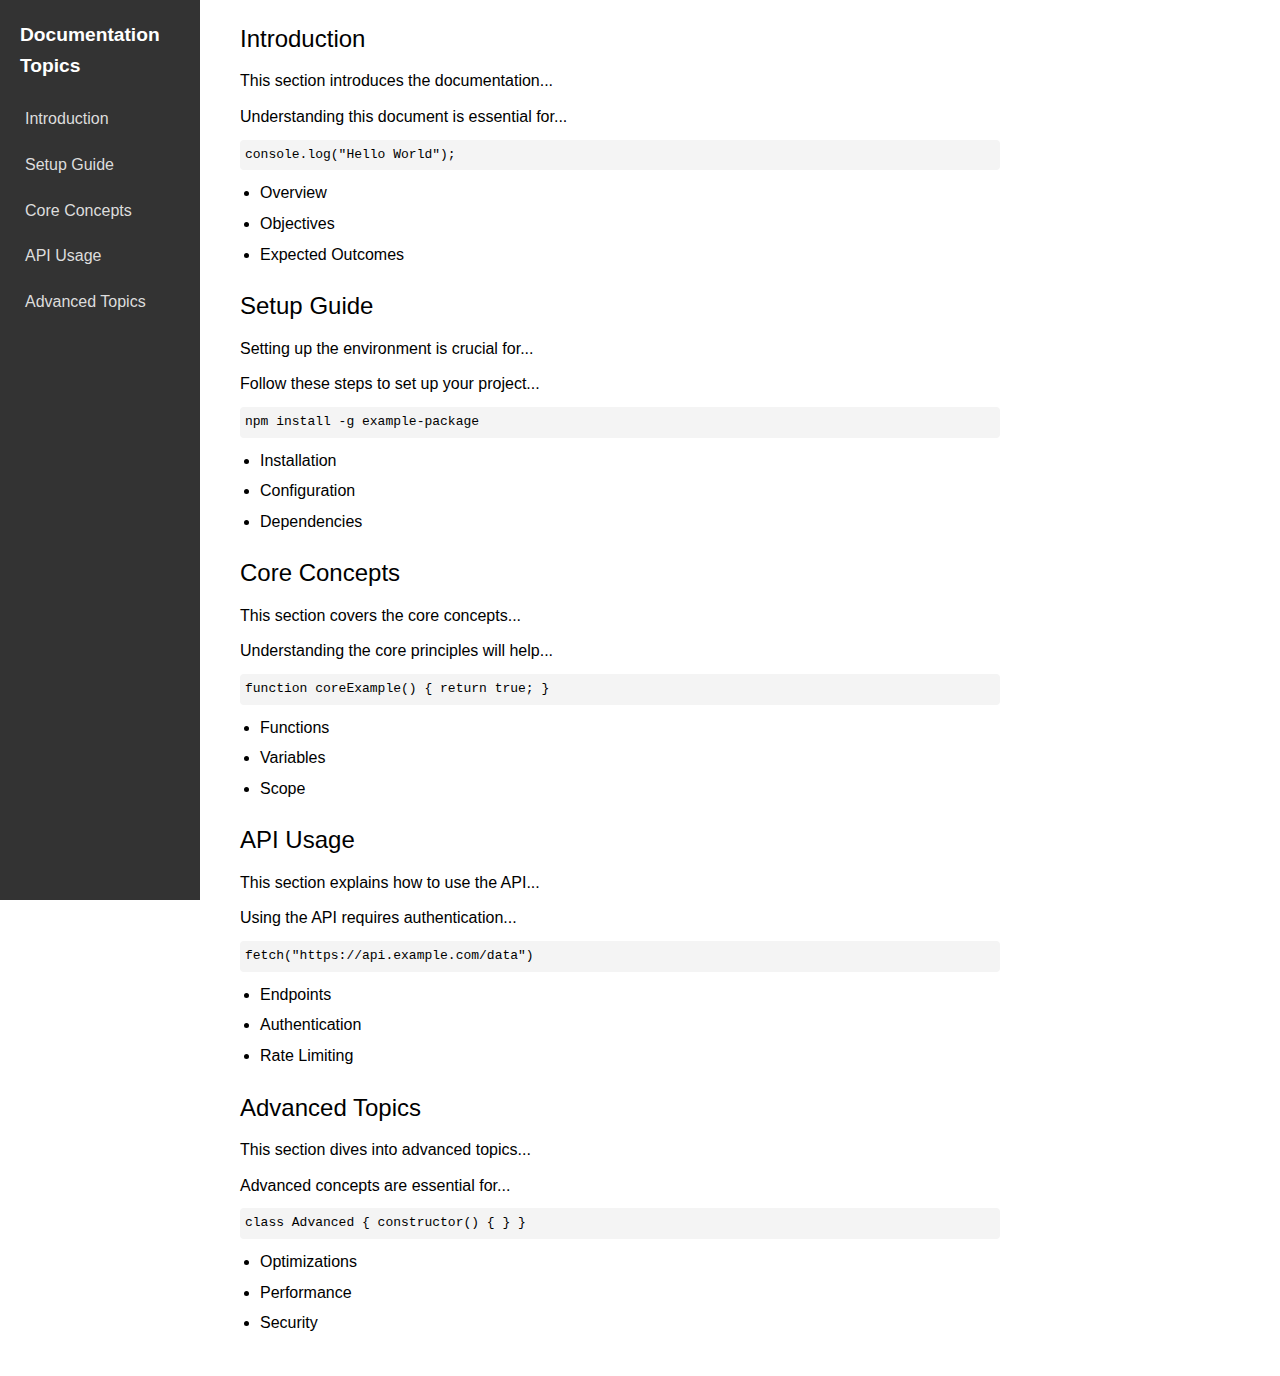
<file: TechnicalDocumentPage/index.html>
<!DOCTYPE html>
<html lang="en">
<head>
  <meta charset="UTF-8">
  <meta name="viewport" content="width=device-width, initial-scale=1.0">
  <title>Technical Documentation</title>
  <link rel="stylesheet" href="styles.css">
</head>
<body>
  <!-- Navbar -->
  <nav id="navbar">
    <header>Documentation Topics</header>
    <a href="#Introduction" class="nav-link">Introduction</a>
    <a href="#Setup_Guide" class="nav-link">Setup Guide</a>
    <a href="#Core_Concepts" class="nav-link">Core Concepts</a>
    <a href="#API_Usage" class="nav-link">API Usage</a>
    <a href="#Advanced_Topics" class="nav-link">Advanced Topics</a>
  </nav>

  <!-- Main Documentation Content -->
  <main id="main-doc">
    <!-- Section 1 -->
    <section class="main-section" id="Introduction">
      <header>Introduction</header>
      <p>This section introduces the documentation...</p>
      <p>Understanding this document is essential for...</p>
      <code>console.log("Hello World");</code>
      <ul>
        <li>Overview</li>
        <li>Objectives</li>
        <li>Expected Outcomes</li>
      </ul>
    </section>

    <!-- Section 2 -->
    <section class="main-section" id="Setup_Guide">
      <header>Setup Guide</header>
      <p>Setting up the environment is crucial for...</p>
      <p>Follow these steps to set up your project...</p>
      <code>npm install -g example-package</code>
      <ul>
        <li>Installation</li>
        <li>Configuration</li>
        <li>Dependencies</li>
      </ul>
    </section>

    <!-- Section 3 -->
    <section class="main-section" id="Core_Concepts">
      <header>Core Concepts</header>
      <p>This section covers the core concepts...</p>
      <p>Understanding the core principles will help...</p>
      <code>function coreExample() { return true; }</code>
      <ul>
        <li>Functions</li>
        <li>Variables</li>
        <li>Scope</li>
      </ul>
    </section>

    <!-- Section 4 -->
    <section class="main-section" id="API_Usage">
      <header>API Usage</header>
      <p>This section explains how to use the API...</p>
      <p>Using the API requires authentication...</p>
      <code>fetch("https://api.example.com/data")</code>
      <ul>
        <li>Endpoints</li>
        <li>Authentication</li>
        <li>Rate Limiting</li>
      </ul>
    </section>

    <!-- Section 5 -->
    <section class="main-section" id="Advanced_Topics">
      <header>Advanced Topics</header>
      <p>This section dives into advanced topics...</p>
      <p>Advanced concepts are essential for...</p>
      <code>class Advanced { constructor() { } }</code>
      <ul>
        <li>Optimizations</li>
        <li>Performance</li>
        <li>Security</li>
      </ul>
    </section>
  </main>
</body>
</html>
</file>
<file: TechnicalDocumentPage/styles.css>
/* Reset and basic styling */
* {
    margin: 0;
    padding: 0;
    box-sizing: border-box;
  }
  
  body {
    font-family: Arial, sans-serif;
    line-height: 1.6;
  }
  
  /* Navbar Styling */
  #navbar {
    position: fixed;
    top: 0;
    left: 0;
    width: 200px;
    height: 100%;
    background-color: #333;
    color: #fff;
    padding: 20px;
    overflow-y: auto;
  }
  
  #navbar header {
    font-size: 1.2em;
    margin-bottom: 20px;
    font-weight: bold;
  }
  
  .nav-link {
    display: block;
    color: #ddd;
    text-decoration: none;
    margin-bottom: 10px;
    padding: 5px;
    border-radius: 4px;
  }
  
  .nav-link:hover {
    background-color: #575757;
  }
  
  /* Main Content Styling */
  #main-doc {
    margin-left: 220px;
    padding: 20px;
    max-width: 800px;
  }
  
  .main-section {
    margin-bottom: 20px;
  }
  
  .main-section header {
    font-size: 1.5em;
    margin-bottom: 10px;
  }
  
  .main-section p {
    margin-bottom: 10px;
  }
  
  .main-section code {
    display: block;
    background-color: #f4f4f4;
    padding: 5px;
    margin: 10px 0;
    border-radius: 4px;
  }
  
  .main-section ul {
    margin-top: 10px;
    padding-left: 20px;
  }
  
  .main-section li {
    margin-bottom: 5px;
  }
  
  /* Media Query for Smaller Screens */
  @media (max-width: 768px) {
    #navbar {
      position: relative;
      width: 100%;
      height: auto;
      padding: 10px;
    }
    
    #main-doc {
      margin-left: 0;
      padding: 10px;
    }
  }
</file>
